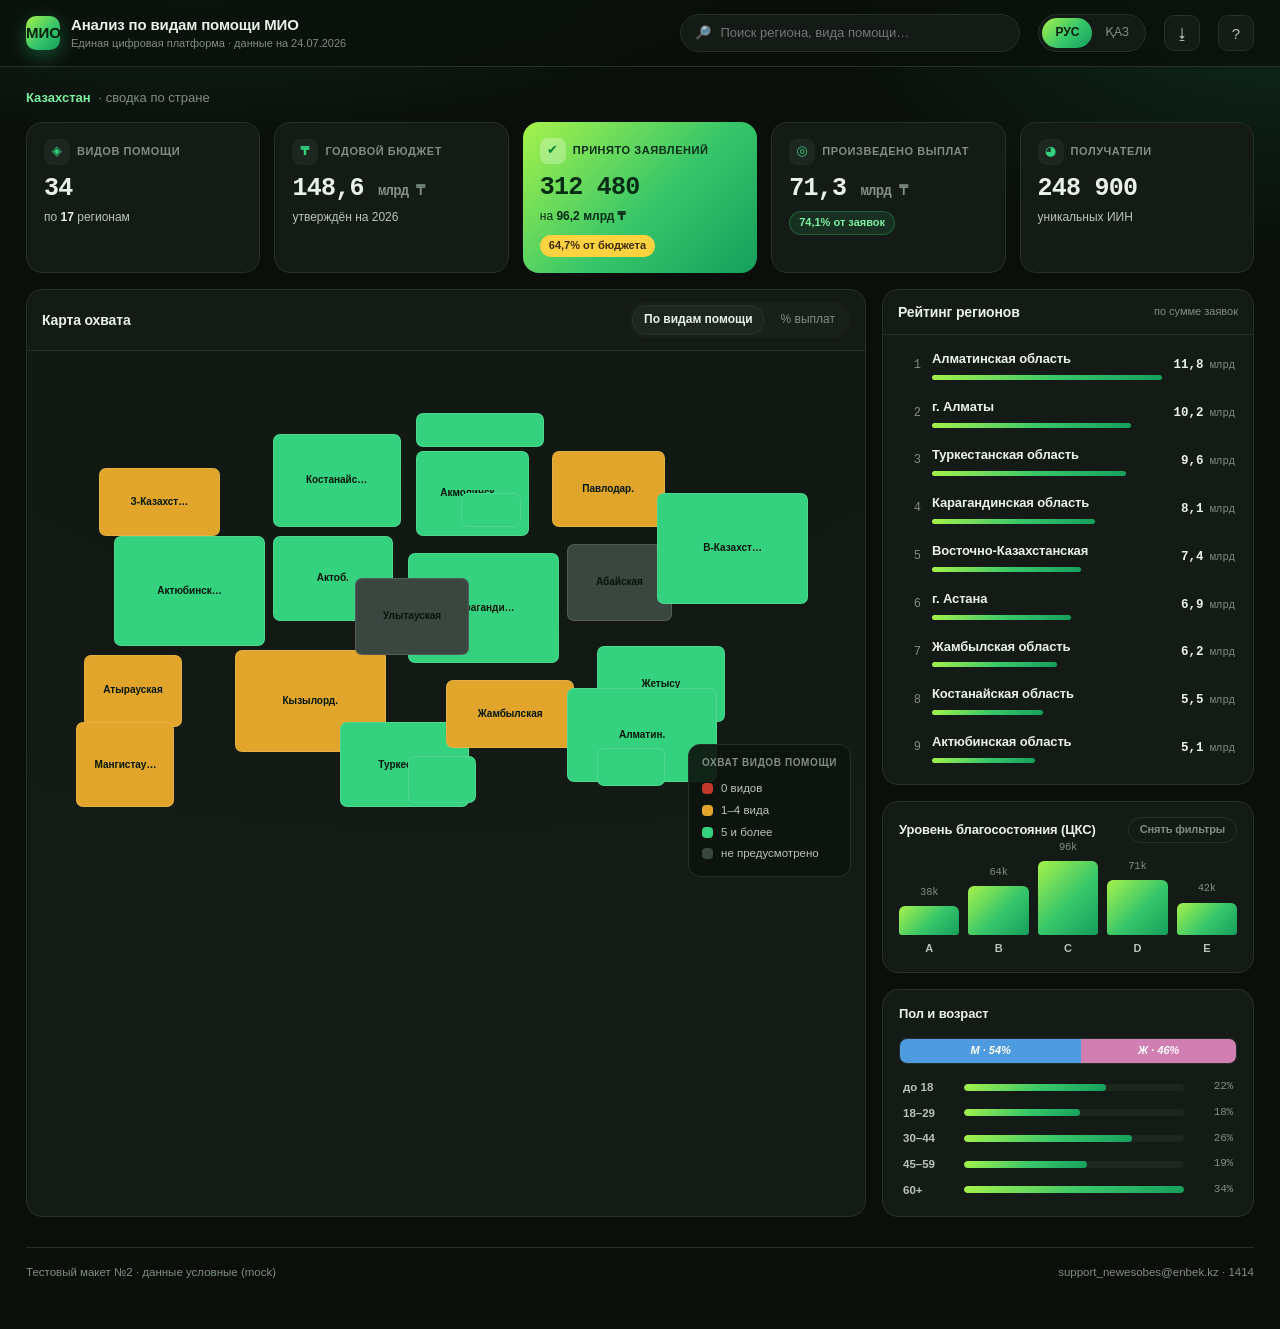
<file: backend/static/design-test2.html>
<!DOCTYPE html>
<html lang="ru">
<head>
<meta charset="UTF-8">
<meta name="viewport" content="width=device-width, initial-scale=1.0">
<title>Тест дизайна 2 · МИО (тёмно-зелёная тема)</title>
<style>
/* ============================================================
   ТЕСТОВЫЙ ДИЗАЙН №2 — standalone, mock-данные.
   Стиль по мокапам дизайнера: near-black фон, лайм/изумруд акценты,
   жёлтый как второй акцент, скруглённые тёмные карточки (FocusFlow-like).
   Раскладка: 5 KPI в ряд → карта ~70% + рейтинг справа.
   Ничего из рабочего приложения не использует. Удалить = откат.
   ============================================================ */
:root{
  --bg:        #0a0f0b;
  --bg-2:      #0d130e;
  --panel:     #141a15;
  --panel-2:   #191f1a;
  --panel-hi:  #1e2620;
  --line:      #26302a;
  --line-soft: #1e261f;
  --ink:       #eaf1ea;
  --ink-2:     #b7c4ba;
  --muted:     #7f8e83;
  --green:     #34d17f;
  --green-ink: #7cf0a0;
  --lime:      #9be564;
  --yellow:    #ffd23f;
  --grad:      linear-gradient(135deg,#a6f24a 0%,#37c66a 55%,#159f5c 100%);
  --grad-soft: linear-gradient(135deg,#2b6b3f 0%,#1a4d30 100%);
  --male:      #4f9be0;
  --female:    #d17fb2;
  --radius:    16px;
  --sans: "Segoe UI",-apple-system,BlinkMacSystemFont,"Helvetica Neue",Arial,system-ui,sans-serif;
  --mono: ui-monospace,"SF Mono","JetBrains Mono","Roboto Mono",Menlo,Consolas,monospace;
}
*{box-sizing:border-box;margin:0;padding:0}
html,body{
  background:
    radial-gradient(1200px 500px at 15% -10%, #12341f 0%, transparent 55%),
    radial-gradient(900px 500px at 100% 0%, #0f2a1b 0%, transparent 50%),
    var(--bg);
  color:var(--ink);font-family:var(--sans);font-size:15px;line-height:1.45;
  -webkit-font-smoothing:antialiased;min-height:100vh;
}
body{padding:0 0 48px}
.num{font-family:var(--mono);font-variant-numeric:tabular-nums;letter-spacing:-.02em}
.wrap{max-width:1440px;margin:0 auto;padding:0 26px}

/* ── Header ── */
header{position:sticky;top:0;z-index:20;background:rgba(10,15,11,.82);
  backdrop-filter:blur(10px);border-bottom:1px solid var(--line)}
.hd{display:flex;align-items:center;gap:18px;height:66px}
.brand{display:flex;align-items:center;gap:11px}
.logo{width:34px;height:34px;border-radius:10px;background:var(--grad);
  display:grid;place-items:center;color:#06210f;font-weight:800;font-size:15px;
  box-shadow:0 6px 20px rgba(52,209,127,.35)}
.brand .nm{font-weight:700;font-size:15px;letter-spacing:-.01em}
.brand .sub{font-size:11px;color:var(--muted)}
.hd-spacer{flex:1}
.search{flex:0 1 340px;display:flex;align-items:center;gap:9px;height:38px;
  padding:0 14px;background:var(--panel);border:1px solid var(--line);
  border-radius:999px;color:var(--muted);font-size:13px}
.search input{background:none;border:none;outline:none;color:var(--ink);
  font:inherit;width:100%}
.pill-toggle{display:inline-flex;background:var(--panel);border:1px solid var(--line);
  border-radius:999px;padding:3px}
.pill-toggle button{border:none;background:none;font:inherit;font-size:12px;
  color:var(--muted);padding:6px 13px;border-radius:999px;cursor:pointer;transition:.15s}
.pill-toggle button.on{background:var(--grad);color:#06210f;font-weight:700}
.hd-ic{width:36px;height:36px;border-radius:10px;background:var(--panel);
  border:1px solid var(--line);color:var(--ink-2);display:grid;place-items:center;
  cursor:pointer;font-size:15px}
.hd-ic:hover{border-color:var(--green);color:var(--green)}

/* ── section title ── */
.crumb{display:flex;align-items:center;gap:8px;margin:22px 0 4px;font-size:13px;
  color:var(--muted)}
.crumb b{color:var(--green-ink);font-weight:600}

/* ── KPI row: 5 в ряд ── */
.kpis{display:grid;grid-template-columns:repeat(5,1fr);gap:14px;margin-top:14px}
.kpi{background:var(--panel);border:1px solid var(--line);border-radius:var(--radius);
  padding:16px 17px;position:relative;overflow:hidden;transition:.18s}
.kpi:hover{border-color:#33463a;transform:translateY(-2px)}
.kpi .lab{font-size:11px;text-transform:uppercase;letter-spacing:.05em;
  color:var(--muted);font-weight:600;margin-bottom:11px;display:flex;
  align-items:center;gap:7px}
.kpi .ic{width:26px;height:26px;border-radius:8px;background:var(--panel-hi);
  display:grid;place-items:center;color:var(--green);font-size:13px;flex:none}
.kpi .big{font-size:25px;font-weight:700;letter-spacing:-.03em;line-height:1}
.kpi .u{font-size:14px;color:var(--muted);font-weight:600}
.kpi .meta{font-size:12px;color:var(--ink-2);margin-top:8px}
.kpi .meta b{color:var(--ink)}
.kpi.hero{background:var(--grad);border:none;color:#062012}
.kpi.hero .lab,.kpi.hero .u,.kpi.hero .meta{color:#0a2c18}
.kpi.hero .ic{background:rgba(255,255,255,.28);color:#083}
.kpi.hero .big{color:#052c15}
.kpi.hero .meta b{color:#052c15}
.chip{display:inline-flex;align-items:center;gap:5px;font-size:11px;font-weight:700;
  padding:3px 9px;border-radius:999px;margin-top:10px}
.chip.g{color:var(--green-ink);background:rgba(52,209,127,.12);
  border:1px solid rgba(52,209,127,.3)}
.chip.y{color:#3a2d05;background:var(--yellow)}

/* ── main: карта + рейтинг ── */
.main{display:grid;grid-template-columns:minmax(0,1fr) 372px;gap:16px;margin-top:16px}
.panel{background:var(--panel);border:1px solid var(--line);border-radius:var(--radius);
  overflow:hidden}
.panel-head{display:flex;align-items:center;gap:8px;padding:12px 15px;
  border-bottom:1px solid var(--line)}
.panel-head .ttl{font-size:14px;font-weight:700;letter-spacing:-.01em}
.panel-head .sp{flex:1}
.tabs{display:inline-flex;gap:4px;background:var(--panel-2);border-radius:999px;padding:3px}
.tabs button{border:none;background:none;font:inherit;font-size:12px;color:var(--muted);
  padding:6px 12px;border-radius:999px;cursor:pointer;white-space:nowrap}
.tabs button.on{background:var(--panel-hi);color:var(--ink);font-weight:600;
  box-shadow:inset 0 0 0 1px var(--line)}

/* map */
.mapwrap{position:relative;height:540px;display:grid;place-items:center;
  background:radial-gradient(120% 90% at 50% 0%,#0f1811,var(--panel))}
.map-ctrl{position:absolute;top:14px;left:14px;z-index:3}
.legend{position:absolute;right:14px;bottom:14px;z-index:3;background:rgba(13,19,14,.9);
  border:1px solid var(--line);border-radius:12px;padding:11px 13px;font-size:11.5px}
.legend .lt{font-size:10px;text-transform:uppercase;letter-spacing:.06em;
  color:var(--muted);font-weight:700;margin-bottom:7px}
.lrow{display:flex;align-items:center;gap:8px;padding:2.5px 0;color:var(--ink-2)}
.dot{width:11px;height:11px;border-radius:4px;flex:none}
.kzmap{width:90%;max-width:760px;aspect-ratio:16/9;position:relative}
.rg{position:absolute;border-radius:7px;border:1px solid rgba(255,255,255,.12);
  display:grid;place-items:center;font-size:10px;font-weight:700;color:#04160c;
  cursor:pointer;transition:.18s;overflow:hidden}
.rg:hover{transform:translateY(-2px);box-shadow:0 10px 26px rgba(0,0,0,.5);z-index:2;
  filter:brightness(1.08)}

/* right column */
.stack{display:flex;flex-direction:column;gap:16px}
.rk{padding:6px 6px 12px}
.rk-row{display:grid;grid-template-columns:20px 1fr auto;align-items:center;gap:11px;
  padding:9px 12px;border-radius:11px;cursor:pointer;transition:.12s}
.rk-row:hover{background:var(--panel-2)}
.rk-n{font-family:var(--mono);font-size:12px;color:var(--muted);text-align:right}
.rk-name{font-size:13px;font-weight:600;letter-spacing:-.01em}
.rk-bar{height:5px;border-radius:3px;background:var(--grad);margin-top:6px}
.rk-val{font-family:var(--mono);font-size:12.5px;font-weight:700;text-align:right}
.rk-val .u{color:var(--muted);font-weight:400;font-size:10.5px}

.card{background:var(--panel);border:1px solid var(--line);border-radius:var(--radius);
  padding:15px 16px}
.card-h{font-size:13px;font-weight:700;letter-spacing:-.01em;display:flex;
  justify-content:space-between;align-items:center;margin-bottom:14px}
.card-h .clr{font-size:11px;font-weight:600;color:var(--muted);cursor:pointer;
  border:1px solid var(--line);border-radius:999px;padding:4px 11px}
.card-h .clr:hover{color:var(--green);border-color:var(--green)}

.cks{display:flex;gap:9px;align-items:flex-end;height:100px}
.cks-col{flex:1;display:flex;flex-direction:column;align-items:center;gap:6px;cursor:pointer}
.cks-bar{width:100%;border-radius:6px 6px 3px 3px;background:var(--grad);min-height:6px;
  transition:.18s}
.cks-col.dim{opacity:.32}
.cks-col.sel .cks-bar{outline:2px solid var(--green-ink);outline-offset:2px}
.cks-k{font-size:11px;font-weight:700;color:var(--ink-2)}
.cks-v{font-size:10.5px;color:var(--muted)}

.gsplit{display:flex;height:26px;border-radius:8px;overflow:hidden;
  border:1px solid var(--line);margin-bottom:8px}
.gsplit i{display:grid;place-items:center;font-size:11px;font-weight:700;color:#fff;cursor:pointer}
.age{display:flex;flex-direction:column;gap:3px;margin-top:12px}
.age-row{display:grid;grid-template-columns:52px 1fr 40px;align-items:center;gap:9px;
  font-size:11.5px;padding:3px 4px;border-radius:8px;cursor:pointer}
.age-row:hover{background:var(--panel-2)}
.age-k{color:var(--ink-2);font-weight:600}
.age-t{height:7px;border-radius:4px;background:var(--panel-hi);overflow:hidden}
.age-f{height:100%;background:var(--grad);border-radius:4px}
.age-v{font-family:var(--mono);font-size:11px;color:var(--muted);text-align:right}

.foot{margin-top:30px;padding-top:16px;border-top:1px solid var(--line);
  font-size:11.5px;color:var(--muted);display:flex;justify-content:space-between}

@media(max-width:1120px){
  .main{grid-template-columns:1fr}
  .kpis{grid-template-columns:repeat(3,1fr)}
}
@media(max-width:680px){
  .wrap{padding:0 14px}.kpis{grid-template-columns:1fr 1fr}.search{display:none}
}
</style>
</head>
<body>

<header>
  <div class="wrap hd">
    <div class="brand">
      <div class="logo">МИО</div>
      <div>
        <div class="nm">Анализ по видам помощи МИО</div>
        <div class="sub">Единая цифровая платформа · данные на 24.07.2026</div>
      </div>
    </div>
    <div class="hd-spacer"></div>
    <div class="search"><span>🔎</span><input placeholder="Поиск региона, вида помощи…"></div>
    <div class="pill-toggle"><button class="on">РУС</button><button>ҚАЗ</button></div>
    <button class="hd-ic" title="Скачать отчёт">⭳</button>
    <button class="hd-ic" title="Поддержка">?</button>
  </div>
</header>

<div class="wrap">
  <div class="crumb"><b>Казахстан</b> · сводка по стране</div>

  <!-- 5 KPI в один ряд -->
  <div class="kpis">
    <div class="kpi">
      <div class="lab"><span class="ic">◈</span>Видов помощи</div>
      <div class="big num">34</div>
      <div class="meta">по <b>17</b> регионам</div>
    </div>
    <div class="kpi">
      <div class="lab"><span class="ic">₸</span>Годовой бюджет</div>
      <div class="big num">148,6 <span class="u">млрд ₸</span></div>
      <div class="meta">утверждён на 2026</div>
    </div>
    <div class="kpi hero">
      <div class="lab"><span class="ic">✔</span>Принято заявлений</div>
      <div class="big num">312 480</div>
      <div class="meta">на <b>96,2 млрд ₸</b></div>
      <div class="chip y">64,7% от бюджета</div>
    </div>
    <div class="kpi">
      <div class="lab"><span class="ic">◎</span>Произведено выплат</div>
      <div class="big num">71,3 <span class="u">млрд ₸</span></div>
      <div class="chip g">74,1% от заявок</div>
    </div>
    <div class="kpi">
      <div class="lab"><span class="ic">◕</span>Получатели</div>
      <div class="big num">248 900</div>
      <div class="meta">уникальных ИИН</div>
    </div>
  </div>

  <!-- карта ~70% + рейтинг -->
  <div class="main">
    <div class="panel">
      <div class="panel-head">
        <span class="ttl">Карта охвата</span>
        <span class="sp"></span>
        <div class="tabs" id="map-tabs">
          <button class="on">По видам помощи</button>
          <button>% выплат</button>
        </div>
      </div>
      <div class="mapwrap">
        <div class="kzmap" id="kzmap"></div>
        <div class="legend">
          <div class="lt">Охват видов помощи</div>
          <div class="lrow"><span class="dot" style="background:#c0392b"></span>0 видов</div>
          <div class="lrow"><span class="dot" style="background:#e0a52a"></span>1–4 вида</div>
          <div class="lrow"><span class="dot" style="background:#34d17f"></span>5 и более</div>
          <div class="lrow"><span class="dot" style="background:#3a4640"></span>не предусмотрено</div>
        </div>
      </div>
    </div>

    <div class="stack">
      <div class="panel">
        <div class="panel-head"><span class="ttl">Рейтинг регионов</span>
          <span class="sp"></span><span style="font-size:11px;color:var(--muted)">по сумме заявок</span>
        </div>
        <div class="rk" id="rk"></div>
      </div>

      <div class="card">
        <div class="card-h">Уровень благосостояния (ЦКС)
          <span class="clr" onclick="clearCks()">Снять фильтры</span></div>
        <div class="cks" id="cks"></div>
      </div>

      <div class="card">
        <div class="card-h">Пол и возраст</div>
        <div class="gsplit">
          <i style="background:var(--male);flex:0 0 54%">М · 54%</i>
          <i style="background:var(--female);flex:0 0 46%">Ж · 46%</i>
        </div>
        <div class="age" id="age"></div>
      </div>
    </div>
  </div>

  <div class="foot">
    <span>Тестовый макет №2 · данные условные (mock)</span>
    <span>support_newesobes@enbek.kz · 1414</span>
  </div>
</div>

<script>
/* рейтинг */
const REGIONS=[
  ["Алматинская область",11.8],["г. Алматы",10.2],["Туркестанская область",9.6],
  ["Карагандинская область",8.1],["Восточно-Казахстанская",7.4],["г. Астана",6.9],
  ["Жамбылская область",6.2],["Костанайская область",5.5],["Актюбинская область",5.1],
];
const rk=document.getElementById('rk');const rmax=Math.max(...REGIONS.map(r=>r[1]));
REGIONS.forEach((r,i)=>{
  const row=document.createElement('div');row.className='rk-row';
  row.innerHTML=`<div class="rk-n">${i+1}</div>
    <div><div class="rk-name">${r[0]}</div>
      <div class="rk-bar" style="width:${Math.max(10,r[1]/rmax*100)}%"></div></div>
    <div class="rk-val">${r[1].toString().replace('.',',')}<span class="u"> млрд</span></div>`;
  rk.appendChild(row);
});

/* ЦКС */
const CKS=[["A",38],["B",64],["C",96],["D",71],["E",42]];
const cksEl=document.getElementById('cks');const cmax=Math.max(...CKS.map(c=>c[1]));
let sel=new Set();
CKS.forEach(c=>{
  const col=document.createElement('div');col.className='cks-col';col.dataset.k=c[0];
  col.innerHTML=`<div class="cks-v num">${c[1]}k</div>
    <div class="cks-bar" style="height:${c[1]/cmax*74}px"></div><div class="cks-k">${c[0]}</div>`;
  col.onclick=()=>{sel.has(c[0])?sel.delete(c[0]):sel.add(c[0]);paint()};
  cksEl.appendChild(col);
});
function paint(){[...cksEl.children].forEach(col=>{const k=col.dataset.k;
  col.classList.toggle('sel',sel.has(k));col.classList.toggle('dim',sel.size>0&&!sel.has(k));});}
function clearCks(){sel.clear();paint()}

/* возраст */
const AGE=[["до 18",22],["18–29",18],["30–44",26],["45–59",19],["60+",34]];
const ageEl=document.getElementById('age');const amax=Math.max(...AGE.map(a=>a[1]));
AGE.forEach(a=>{const row=document.createElement('div');row.className='age-row';
  row.innerHTML=`<div class="age-k">${a[0]}</div>
    <div class="age-t"><div class="age-f" style="width:${a[1]/amax*100}%"></div></div>
    <div class="age-v num">${a[1]}%</div>`;ageEl.appendChild(row);});

/* стилизованная карта РК (mock choropleth) */
const G='#34d17f',O='#e0a52a',R='#c0392b',N='#3a4640';
const MAP=[
  ["Актюбинская",6,30,20,26,G],["Атырауская",2,58,13,17,O],["Мангистауская",1,74,13,20,O],
  ["З-Казахстан",4,14,16,16,O],["Костанайская",27,6,17,22,G],["Актоб.",27,30,16,20,G],
  ["Кызылорд.",22,57,20,24,O],["Туркестан.",36,74,17,20,G],["Шымкент",45,82,9,11,G],
  ["Жамбылская",50,64,17,16,O],["Карагандин.",45,34,20,26,G],["Улытауская",38,40,15,18,N],
  ["Акмолинская",46,10,15,20,G],["Астана",52,20,8,8,G],["С-Казахстан",46,1,17,8,G],
  ["Павлодар.",64,10,15,18,O],["Абайская",66,32,14,18,N],["В-Казахстан",78,20,20,26,G],
  ["Жетысу",70,56,17,18,G],["Алматин.",66,66,20,22,G],["Алматы",70,80,9,9,G],
];
const kz=document.getElementById('kzmap');
MAP.forEach(m=>{const d=document.createElement('div');d.className='rg';
  d.style.cssText=`left:${m[1]}%;top:${m[2]}%;width:${m[3]}%;height:${m[4]}%;background:${m[5]}`;
  d.title=m[0];if(m[3]>=12&&m[4]>=12)d.textContent=m[0].length>10?m[0].slice(0,9)+'…':m[0];
  kz.appendChild(d);});

/* переключатели-пилюли */
document.querySelectorAll('.pill-toggle,.tabs').forEach(g=>{
  g.querySelectorAll('button').forEach(b=>b.onclick=()=>{
    g.querySelectorAll('button').forEach(x=>x.classList.remove('on'));b.classList.add('on');});});
</script>
</body>
</html>
</file>
